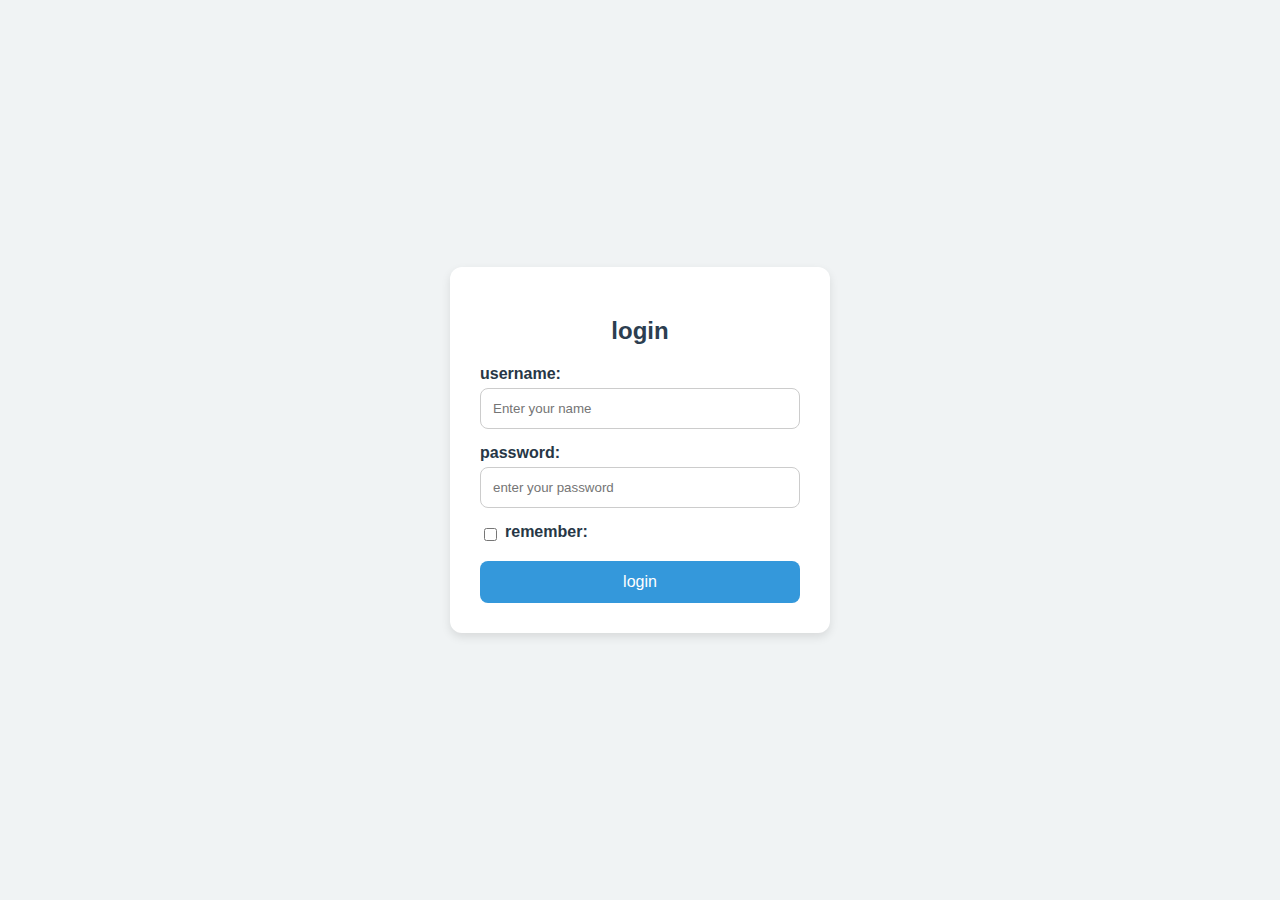
<file: 00_Dom/index.html>
<!DOCTYPE html>
<html lang = "en">
<head>
    <meta charset ="UTF-8">
    <meta http-equiv="X-UA-compatible" content ="IE = Edge ">
     <meta name="viewport" content="width" device-width,
    initial-scale="1.0">
    <title>DOM | Login Form </title>
    <link rel="stylesheet" href="style.css">
 </head>
 <body 
        style="background-color: #f0f3f4 ; color: #273746;"> 
           <div class = "login-container">
            <h2>login</h2>
            <form>
                <label for="username">username:</label>
                <input type="text" id="username" placeholder="Enter your name" required>

                <label for="password">password:</label>
                <input type="password" id="password" placeholder="enter your password" required>

                <div class="remember">
                    <input type="checkbox" id="remember">
                    <label for="remember">remember:</label>
                </div>

                <button type="submit">login</button>


            </form>
           </div>


 </body>
 
</html>


<link rel="stylesheet" href="style2.css">
</file>
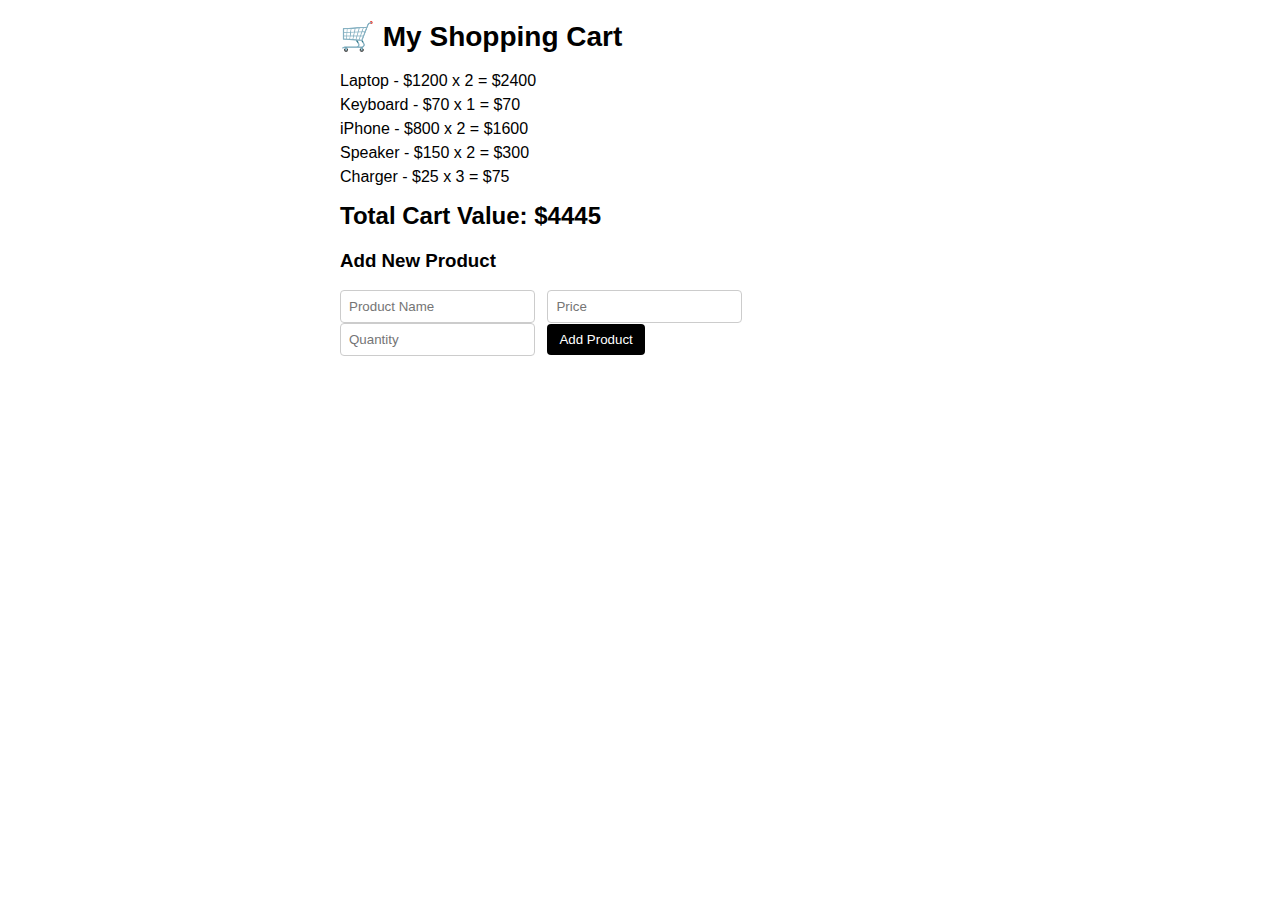
<file: practiceproject.js/index.html>
<body>
    <head>
  <meta charset="UTF-8">
  <title>Shopping Cart</title>
 <link rel="stylesheet" href="style.css">
</head>

  <h1>🛒 My Shopping Cart</h1>

  <div id="cart-items"></div>
  <h2 id="total-value"></h2>

  <h3>Add New Product</h3>
  <input type="text" id="name" placeholder="Product Name">
  <input type="number" id="price" placeholder="Price">
  <input type="number" id="quantity" placeholder="Quantity">
  <button onclick="addProduct()">Add Product</button>

  <script>
    const products = [
      { name: "Laptop", price: 1200, quantity: 2 },
      { name: "Keyboard", price: 70, quantity: 1 },
      { name: "iPhone", price: 800, quantity: 2 },
      { name: "Speaker", price: 150, quantity: 2 },
      { name: "Charger", price: 25, quantity: 3 }
    ];

    function displayCart(cart) {
      const cartDiv = document.getElementById("cart-items");
      cartDiv.innerHTML = "";
      cart.forEach(item => {
        const itemTotal = item.price * item.quantity;
        const itemLine = document.createElement("p");
        itemLine.textContent = `${item.name} - $${item.price} x ${item.quantity} = $${itemTotal}`;
        cartDiv.appendChild(itemLine);
      });
    }

    function getTotal(cart) {
      const total = cart.reduce((acc, item) => acc + (item.price * item.quantity), 0);
      document.getElementById("total-value").textContent = "Total Cart Value: $" + total;
    }

    function addProduct() {
      const name = document.getElementById("name").value;
      const price = parseFloat(document.getElementById("price").value);
      const quantity = parseInt(document.getElementById("quantity").value);

      if (name && !isNaN(price) && !isNaN(quantity)) {
        products.push({ name, price, quantity });
        displayCart(products);
        getTotal(products);
        // clear input fields
        document.getElementById("name").value = "";
        document.getElementById("price").value = "";
        document.getElementById("quantity").value = "";
      } else {
        alert("Please enter valid name, price, and quantity.");
      }
    }

    // Initial display
    displayCart(products);
    getTotal(products);
  </script>
</body>
</file>
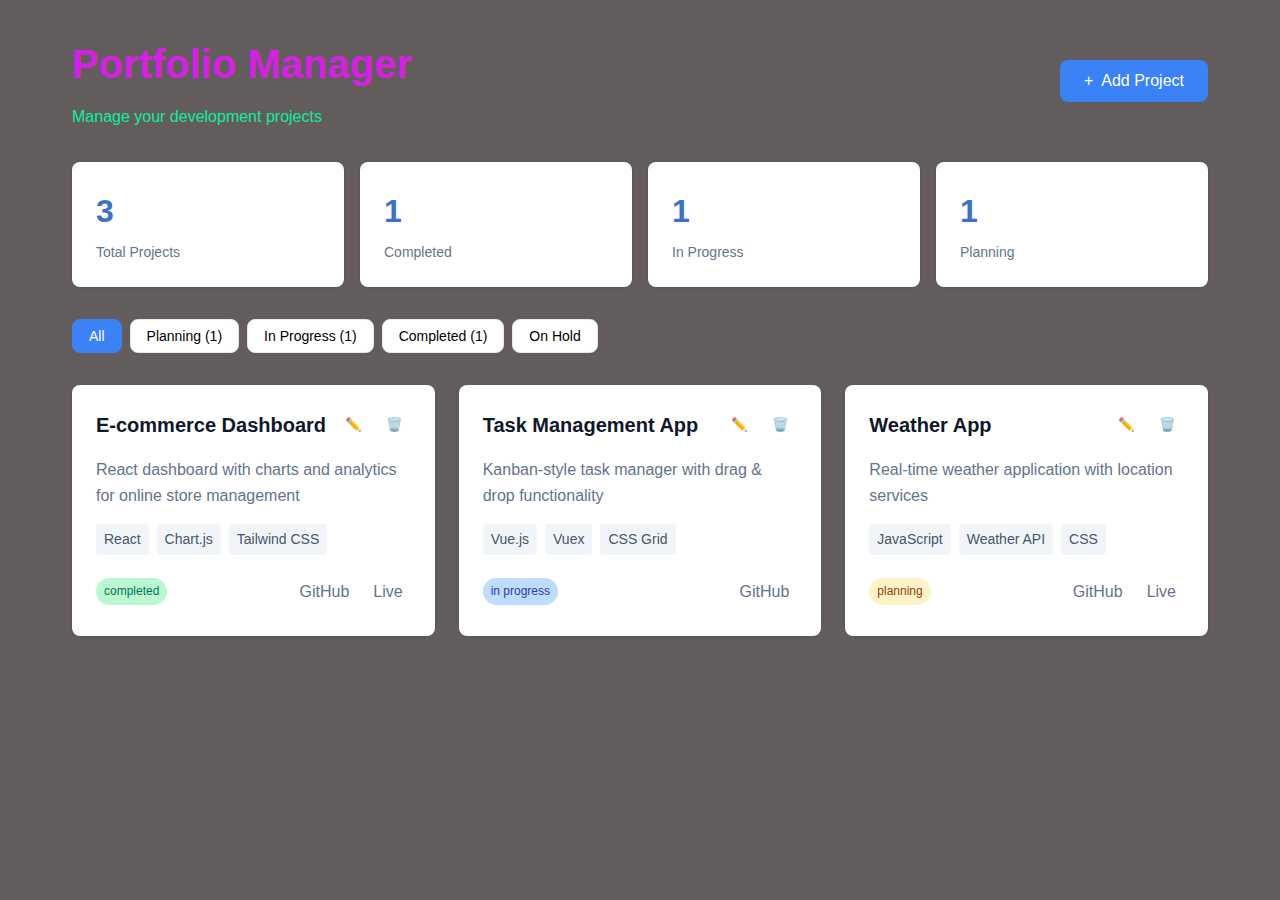
<file: project.js/random.html>
<!DOCTYPE html>
<html lang="en">
<head>
    <meta charset="UTF-8">
    <meta name="viewport" content="width=device-width, initial-scale=1.0">
    <title>Portfolio Manager</title>
    <style>
        * {
            margin: 0;
            padding: 0;
            box-sizing: border-box;
        }

        body {
            font-family: -apple-system, BlinkMacSystemFont, 'Segoe UI', Roboto, sans-serif;
            background-color: #635c5c;
            color: #3e71c3;
            line-height: 1.6;
        }

        .container {
            max-width: 1200px;
            margin: 0 auto;
            padding: 2rem;
        }

        .header {
            display: flex;
            justify-content: space-between;
            align-items: center;
            margin-bottom: 2rem;
        }

        .header h1 {
            font-size: 2.5rem;
            font-weight: 700;
            color: #d521e1;
        }

        .header p {
            color: #0eee9c;
            margin-top: 0.5rem;
        }

        .btn {
            background-color: #3b82f6;
            color: white;
            border: none;
            padding: 0.75rem 1.5rem;
            border-radius: 0.5rem;
            cursor: pointer;
            font-size: 1rem;
            display: flex;
            align-items: center;
            gap: 0.5rem;
            transition: background-color 0.2s;
        }

        .btn:hover {
            background-color: #92aa0c;
        }

        .btn-secondary {
            background-color: #f0e2e9;
            color: #475569;
        }

        .btn-secondary:hover {
            background-color: #e1d3cb;
        }

        .btn-danger {
            background-color: #ef4444;
        }

        .btn-danger:hover {
            background-color: #4126dc;
        }

        .stats-grid {
            display: grid;
            grid-template-columns: repeat(auto-fit, minmax(200px, 1fr));
            gap: 1rem;
            margin-bottom: 2rem;
        }

        .stat-card {
            background: white;
            padding: 1.5rem;
            border-radius: 0.5rem;
            box-shadow: 0 1px 3px rgba(0, 0, 0, 0.1);
        }

        .stat-number {
            font-size: 2rem;
            font-weight: 700;
            margin-bottom: 0.25rem;
        }

        .stat-label {
            color: #64748b;
            font-size: 0.875rem;
        }

        .filters {
            display: flex;
            gap: 0.5rem;
            margin-bottom: 2rem;
            flex-wrap: wrap;
        }

        .filter-btn {
            padding: 0.5rem 1rem;
            border: 1px solid #e2e8f0;
            background: white;
            border-radius: 0.5rem;
            cursor: pointer;
            font-size: 0.875rem;
            transition: all 0.2s;
        }

        .filter-btn.active {
            background-color: #3b82f6;
            color: white;
            border-color: #3b82f6;
        }

        .projects-grid {
            display: grid;
            grid-template-columns: repeat(auto-fill, minmax(350px, 1fr));
            gap: 1.5rem;
        }

        .project-card {
            background: white;
            border-radius: 0.5rem;
            padding: 1.5rem;
            box-shadow: 0 1px 3px rgba(0, 0, 0, 0.1);
            transition: box-shadow 0.2s;
        }

        .project-card:hover {
            box-shadow: 0 4px 6px rgba(0, 0, 0, 0.1);
        }

        .project-header {
            display: flex;
            justify-content: space-between;
            align-items: flex-start;
            margin-bottom: 1rem;
        }

        .project-title {
            font-size: 1.25rem;
            font-weight: 600;
            color: #0f172a;
        }

        .project-actions {
            display: flex;
            gap: 0.5rem;
        }

        .icon-btn {
            background: none;
            border: none;
            padding: 0.5rem;
            border-radius: 0.25rem;
            cursor: pointer;
            color: #64748b;
            transition: all 0.2s;
        }

        .icon-btn:hover {
            background-color: #f1f5f9;
            color: #0f172a;
        }

        .project-description {
            color: #64748b;
            margin-bottom: 1rem;
        }

        .tech-tags {
            display: flex;
            flex-wrap: wrap;
            gap: 0.5rem;
            margin-bottom: 1rem;
        }

        .tech-tag {
            background-color: #f1f5f9;
            color: #475569;
            padding: 0.25rem 0.5rem;
            border-radius: 0.25rem;
            font-size: 0.875rem;
        }

        .project-footer {
            display: flex;
            justify-content: space-between;
            align-items: center;
        }

        .status-badge {
            padding: 0.25rem 0.5rem;
            border-radius: 1rem;
            font-size: 0.75rem;
            font-weight: 500;
        }

        .status-planning {
            background-color: #fef3c7;
            color: #92400e;
        }

        .status-in-progress {
            background-color: #bfdbfe;
            color: #1e40af;
        }

        .status-completed {
            background-color: #bbf7d0;
            color: #047857;
        }

        .status-on-hold {
            background-color: #f3f4f6;
            color: #374151;
        }

        .project-links {
            display: flex;
            gap: 0.5rem;
        }

        .project-links a {
            color: #64748b;
            text-decoration: none;
            padding: 0.5rem;
            border-radius: 0.25rem;
            transition: color 0.2s;
        }

        .project-links a:hover {
            color: #0f172a;
        }

        /* Modal Styles */
        .modal {
            display: none;
            position: fixed;
            top: 0;
            left: 0;
            width: 100%;
            height: 100%;
            background-color: rgba(0, 0, 0, 0.5);
            z-index: 1000;
        }

        .modal.show {
            display: flex;
            align-items: center;
            justify-content: center;
            padding: 1rem;
        }

        .modal-content {
            background: white;
            border-radius: 0.5rem;
            padding: 2rem;
            max-width: 500px;
            width: 100%;
            max-height: 90vh;
            overflow-y: auto;
        }

        .modal-header {
            font-size: 1.25rem;
            font-weight: 600;
            margin-bottom: 1.5rem;
        }

        .form-group {
            margin-bottom: 1rem;
        }

        .form-label {
            display: block;
            font-weight: 500;
            margin-bottom: 0.5rem;
            color: #374151;
        }

        .form-input,
        .form-textarea,
        .form-select {
            width: 100%;
            padding: 0.75rem;
            border: 1px solid #d1d5db;
            border-radius: 0.375rem;
            font-size: 1rem;
            transition: border-color 0.2s;
        }

        .form-input:focus,
        .form-textarea:focus,
        .form-select:focus {
            outline: none;
            border-color: #3b82f6;
            box-shadow: 0 0 0 3px rgba(59, 130, 246, 0.1);
        }

        .form-textarea {
            resize: vertical;
            min-height: 80px;
        }

        .form-actions {
            display: flex;
            gap: 1rem;
            margin-top: 1.5rem;
        }

        .loading-spinner {
            display: none;
            text-align: center;
            padding: 2rem;
        }

        .spinner {
            width: 40px;
            height: 40px;
            border: 4px solid #f3f4f6;
            border-top: 4px solid #3b82f6;
            border-radius: 50%;
            animation: spin 1s linear infinite;
            margin: 0 auto 1rem;
        }

        @keyframes spin {
            0% { transform: rotate(0deg); }
            100% { transform: rotate(360deg); }
        }

        .empty-state {
            text-align: center;
            padding: 3rem;
            color: #64748b;
        }

        .empty-state h3 {
            font-size: 1.25rem;
            margin-bottom: 0.5rem;
        }

        /* Responsive Design */
        @media (max-width: 768px) {
            .container {
                padding: 1rem;
            }

            .header {
                flex-direction: column;
                gap: 1rem;
                text-align: center;
            }

            .header h1 {
                font-size: 2rem;
            }

            .projects-grid {
                grid-template-columns: 1fr;
            }

            .stats-grid {
                grid-template-columns: repeat(2, 1fr);
            }

            .filters {
                justify-content: center;
            }
        }

        @media (max-width: 480px) {
            .stats-grid {
                grid-template-columns: 1fr;
            }

            .modal-content {
                margin: 1rem;
                padding: 1.5rem;
            }
        }
    </style>
</head>
<body>
    <div class="container">
        <!-- Header -->
        <div class="header">
            <div>
                <h1>Portfolio Manager</h1>
                <p>Manage your development projects</p>
            </div>
            <button class="btn" id="addProjectBtn">
                <span>+</span>
                Add Project
            </button>
        </div>

        <!-- Stats -->
        <div class="stats-grid" id="statsGrid">
            <div class="stat-card">
                <div class="stat-number" id="totalProjects">0</div>
                <div class="stat-label">Total Projects</div>
            </div>
            <div class="stat-card">
                <div class="stat-number" id="completedProjects">0</div>
                <div class="stat-label">Completed</div>
            </div>
            <div class="stat-card">
                <div class="stat-number" id="inProgressProjects">0</div>
                <div class="stat-label">In Progress</div>
            </div>
            <div class="stat-card">
                <div class="stat-number" id="planningProjects">0</div>
                <div class="stat-label">Planning</div>
            </div>
        </div>

        <!-- Filters -->
        <div class="filters" id="filtersContainer">
            <button class="filter-btn active" data-filter="all">All</button>
            <button class="filter-btn" data-filter="planning">Planning</button>
            <button class="filter-btn" data-filter="in-progress">In Progress</button>
            <button class="filter-btn" data-filter="completed">Completed</button>
            <button class="filter-btn" data-filter="on-hold">On Hold</button>
        </div>

        <!-- Loading Spinner -->
        <div class="loading-spinner" id="loadingSpinner">
            <div class="spinner"></div>
            <p>Loading projects...</p>
        </div>

        <!-- Projects Grid -->
        <div class="projects-grid" id="projectsGrid"></div>

        <!-- Empty State -->
        <div class="empty-state" id="emptyState" style="display: none;">
            <h3>No projects found</h3>
            <p>Add your first project to get started</p>
        </div>
    </div>

    <!-- Modal -->
    <div class="modal" id="projectModal">
        <div class="modal-content">
            <div class="modal-header" id="modalTitle">Add New Project</div>
            
            <div class="form-group">
                <label class="form-label">Title</label>
                <input type="text" class="form-input" id="projectTitle" required>
            </div>
            
            <div class="form-group">
                <label class="form-label">Description</label>
                <textarea class="form-textarea" id="projectDescription" required></textarea>
            </div>
            
            <div class="form-group">
                <label class="form-label">Technologies (comma separated)</label>
                <input type="text" class="form-input" id="projectTechnologies" placeholder="React, Node.js, MongoDB">
            </div>
            
            <div class="form-group">
                <label class="form-label">GitHub URL</label>
                <input type="url" class="form-input" id="projectGithub">
            </div>
            
            <div class="form-group">
                <label class="form-label">Live URL</label>
                <input type="url" class="form-input" id="projectLive">
            </div>
            
            <div class="form-group">
                <label class="form-label">Status</label>
                <select class="form-select" id="projectStatus">
                    <option value="planning">Planning</option>
                    <option value="in-progress">In Progress</option>
                    <option value="completed">Completed</option>
                    <option value="on-hold">On Hold</option>
                </select>
            </div>
            
            <div class="form-actions">
                <button class="btn" id="saveProjectBtn">Save Project</button>
                <button class="btn btn-secondary" id="cancelBtn">Cancel</button>
            </div>
        </div>
    </div>

    <script>
        // Mock API - Simulates backend API calls
        class MockAPI {
            constructor() {
                this.projects = [
                    {
                        id: 1,
                        title: "E-commerce Dashboard",
                        description: "React dashboard with charts and analytics for online store management",
                        technologies: ["React", "Chart.js", "Tailwind CSS"],
                        githubUrl: "https://github.com/barshakoirala",
                        liveUrl: "https://dashboard-demo.com",
                        status: "completed"
                    },
                    {
                        id: 2,
                        title: "Task Management App",
                        description: "Kanban-style task manager with drag & drop functionality",
                        technologies: ["Vue.js", "Vuex", "CSS Grid"],
                        githubUrl: "https://github.com/user/task-manager",
                        liveUrl: "",
                        status: "in-progress"
                    },
                    {
                        id: 3,
                        title: "Weather App",
                        description: "Real-time weather application with location services",
                        technologies: ["JavaScript", "Weather API", "CSS"],
                        githubUrl: "https://github.com/user/weather-app",
                        liveUrl: "https://weather-demo.com",
                        status: "planning"
                    }
                ];
                this.nextId = 4;
            }

            // Simulate async API calls
            async getProjects() {
                return new Promise(resolve => {
                    setTimeout(() => resolve([...this.projects]), 500);
                });
            }

            async createProject(project) {
                return new Promise(resolve => {
                    setTimeout(() => {
                        const newProject = { ...project, id: this.nextId++ };
                        this.projects.push(newProject);
                        resolve(newProject);
                    }, 300);
                });
            }

            async updateProject(id, updates) {
                return new Promise(resolve => {
                    setTimeout(() => {
                        const index = this.projects.findIndex(p => p.id === id);
                        if (index !== -1) {
                            this.projects[index] = { ...this.projects[index], ...updates };
                            resolve(this.projects[index]);
                        }
                    }, 300);
                });
            }

            async deleteProject(id) {
                return new Promise(resolve => {
                    setTimeout(() => {
                        this.projects = this.projects.filter(p => p.id !== id);
                        resolve(true);
                    }, 300);
                });
            }
        }

        // Main Application Class
        class PortfolioManager {
            constructor() {
                this.api = new MockAPI();
                this.projects = [];
                this.currentFilter = 'all';
                this.editingProject = null;
                
                this.initializeElements();
                this.attachEventListeners();
                this.loadProjects();
            }

            initializeElements() {
                // Get DOM elements
                this.elements = {
                    addProjectBtn: document.getElementById('addProjectBtn'),
                    projectsGrid: document.getElementById('projectsGrid'),
                    filtersContainer: document.getElementById('filtersContainer'),
                    loadingSpinner: document.getElementById('loadingSpinner'),
                    emptyState: document.getElementById('emptyState'),
                    modal: document.getElementById('projectModal'),
                    modalTitle: document.getElementById('modalTitle'),
                    saveBtn: document.getElementById('saveProjectBtn'),
                    cancelBtn: document.getElementById('cancelBtn'),
                    // Stats
                    totalProjects: document.getElementById('totalProjects'),
                    completedProjects: document.getElementById('completedProjects'),
                    inProgressProjects: document.getElementById('inProgressProjects'),
                    planningProjects: document.getElementById('planningProjects'),
                    // Form inputs
                    projectTitle: document.getElementById('projectTitle'),
                    projectDescription: document.getElementById('projectDescription'),
                    projectTechnologies: document.getElementById('projectTechnologies'),
                    projectGithub: document.getElementById('projectGithub'),
                    projectLive: document.getElementById('projectLive'),
                    projectStatus: document.getElementById('projectStatus')
                };
            }

            attachEventListeners() {
                // Add project button
                this.elements.addProjectBtn.addEventListener('click', () => this.openModal());
                
                // Modal buttons
                this.elements.saveBtn.addEventListener('click', () => this.saveProject());
                this.elements.cancelBtn.addEventListener('click', () => this.closeModal());
                
                // Close modal on backdrop click
                this.elements.modal.addEventListener('click', (e) => {
                    if (e.target === this.elements.modal) {
                        this.closeModal();
                    }
                });
                
                // Filter buttons
                this.elements.filtersContainer.addEventListener('click', (e) => {
                    if (e.target.classList.contains('filter-btn')) {
                        this.setFilter(e.target.dataset.filter);
                    }
                });
            }

            async loadProjects() {
                this.showLoading(true);
                try {
                    this.projects = await this.api.getProjects();
                    this.renderProjects();
                    this.updateStats();
                } catch (error) {
                    console.error('Error loading projects:', error);
                } finally {
                    this.showLoading(false);
                }
            }

            showLoading(show) {
                this.elements.loadingSpinner.style.display = show ? 'block' : 'none';
                this.elements.projectsGrid.style.display = show ? 'none' : 'grid';
                this.elements.emptyState.style.display = 'none';
            }

            renderProjects() {
                const filteredProjects = this.projects.filter(project => 
                    this.currentFilter === 'all' || project.status === this.currentFilter
                );

                if (filteredProjects.length === 0) {
                    this.elements.projectsGrid.style.display = 'none';
                    this.elements.emptyState.style.display = 'block';
                    return;
                }

                this.elements.emptyState.style.display = 'none';
                this.elements.projectsGrid.style.display = 'grid';
                this.elements.projectsGrid.innerHTML = filteredProjects.map(project => 
                    this.createProjectCard(project)
                ).join('');

                // Attach event listeners to project cards
                this.attachProjectEventListeners();
            }

            createProjectCard(project) {
                const techTags = project.technologies.map(tech => 
                    `<span class="tech-tag">${tech}</span>`
                ).join('');

                const githubLink = project.githubUrl ? 
                    `<a href="${project.githubUrl}" target="_blank" rel="noopener">GitHub</a>` : '';
                const liveLink = project.liveUrl ? 
                    `<a href="${project.liveUrl}" target="_blank" rel="noopener">Live</a>` : '';

                return `
                    <div class="project-card">
                        <div class="project-header">
                            <h3 class="project-title">${project.title}</h3>
                            <div class="project-actions">
                                <button class="icon-btn edit-btn" data-id="${project.id}">✏️</button>
                                <button class="icon-btn delete-btn" data-id="${project.id}">🗑️</button>
                            </div>
                        </div>
                        
                        <p class="project-description">${project.description}</p>
                        
                        <div class="tech-tags">${techTags}</div>
                        
                        <div class="project-footer">
                            <span class="status-badge status-${project.status}">
                                ${project.status.replace('-', ' ')}
                            </span>
                            <div class="project-links">
                                ${githubLink}
                                ${liveLink}
                            </div>
                        </div>
                    </div>
                `;
            }

            attachProjectEventListeners() {
                // Edit buttons
                document.querySelectorAll('.edit-btn').forEach(btn => {
                    btn.addEventListener('click', (e) => {
                        const id = parseInt(e.target.dataset.id);
                        this.editProject(id);
                    });
                });

                // Delete buttons
                document.querySelectorAll('.delete-btn').forEach(btn => {
                    btn.addEventListener('click', (e) => {
                        const id = parseInt(e.target.dataset.id);
                        this.deleteProject(id);
                    });
                });
            }

            updateStats() {
                const stats = this.projects.reduce((acc, project) => {
                    acc[project.status] = (acc[project.status] || 0) + 1;
                    return acc;
                }, {});

                this.elements.totalProjects.textContent = this.projects.length;
                this.elements.completedProjects.textContent = stats.completed || 0;
                this.elements.inProgressProjects.textContent = stats['in-progress'] || 0;
                this.elements.planningProjects.textContent = stats.planning || 0;

                // Update filter buttons with counts
                document.querySelectorAll('.filter-btn').forEach(btn => {
                    const filter = btn.dataset.filter;
                    if (filter !== 'all') {
                        const count = stats[filter] || 0;
                        const text = btn.textContent.split('(')[0].trim();
                        btn.textContent = count > 0 ? `${text} (${count})` : text;
                    }
                });
            }

            setFilter(filter) {
                this.currentFilter = filter;
                
                // Update active filter button
                document.querySelectorAll('.filter-btn').forEach(btn => {
                    btn.classList.toggle('active', btn.dataset.filter === filter);
                });
                
                this.renderProjects();
            }

            openModal(project = null) {
                this.editingProject = project;
                this.elements.modalTitle.textContent = project ? 'Edit Project' : 'Add New Project';
                
                if (project) {
                    this.elements.projectTitle.value = project.title;
                    this.elements.projectDescription.value = project.description;
                    this.elements.projectTechnologies.value = project.technologies.join(', ');
                    this.elements.projectGithub.value = project.githubUrl || '';
                    this.elements.projectLive.value = project.liveUrl || '';
                    this.elements.projectStatus.value = project.status;
                } else {
                    this.clearForm();
                }
                
                this.elements.modal.classList.add('show');
            }

            closeModal() {
                this.elements.modal.classList.remove('show');
                this.editingProject = null;
                this.clearForm();
            }

            clearForm() {
                this.elements.projectTitle.value = '';
                this.elements.projectDescription.value = '';
                this.elements.projectTechnologies.value = '';
                this.elements.projectGithub.value = '';
                this.elements.projectLive.value = '';
                this.elements.projectStatus.value = 'in-progress';
            }

            async saveProject() {
                const formData = {
                    title: this.elements.projectTitle.value.trim(),
                    description: this.elements.projectDescription.value.trim(),
                    technologies: this.elements.projectTechnologies.value
                        .split(',')
                        .map(t => t.trim())
                        .filter(t => t),
                    githubUrl: this.elements.projectGithub.value.trim(),
                    liveUrl: this.elements.projectLive.value.trim(),
                    status: this.elements.projectStatus.value
                };

                // Validation
                if (!formData.title || !formData.description) {
                    alert('Please fill in all required fields');
                    return;
                }

                // Disable save button
                this.elements.saveBtn.disabled = true;
                this.elements.saveBtn.textContent = 'Saving...';

                try {
                    if (this.editingProject) {
                        await this.api.updateProject(this.editingProject.id, formData);
                    } else {
                        await this.api.createProject(formData);
                    }
                    
                    this.closeModal();
                    await this.loadProjects();
                } catch (error) {
                    console.error('Error saving project:', error);
                    alert('Error saving project. Please try again.');
                } finally {
                    this.elements.saveBtn.disabled = false;
                    this.elements.saveBtn.textContent = 'Save Project';
                }
            }

            editProject(id) {
                const project = this.projects.find(p => p.id === id);
                if (project) {
                    this.openModal(project);
                }
            }

            async deleteProject(id) {
                if (confirm('Are you sure you want to delete this project?')) {
                    try {
                        await this.api.deleteProject(id);
                        await this.loadProjects();
                    } catch (error) {
                        console.error('Error deleting project:', error);
                        alert('Error deleting project. Please try again.');
                    }
                }
            }
        }

        // Initialize the application when DOM is loaded
        document.addEventListener('DOMContentLoaded', () => {
            new PortfolioManager();
        });
    </script>
</body>
</html>
</file>
<file: 00_Dom/style.css>
body {
    font-family: Arial, Helvetica, sans-serif;
    background-color: beige;
    display: flex;
    height: auto;
    justify-content: center;
    align-items: center;
}

login-container {
    background-color: black;
    padding: auto;
    border-radius: 0vmax;
    box-shadow: inset;
    width: 300px;
}


h2 {
    text-align: center;
    margin-bottom: auto;
}

form {
    display: flex;
    flex-direction: column;
}

label {
    margin-bottom: 5px;
    font-weight: bold;
}

input[type="text"],
input[type="password"] {
    padding: 10px;
    margin-bottom: 15px;
    border: 1px solid #ccc;
    border-radius: 8px;
}

.remember {
    display: flex;
    align-items: center;
    margin-bottom: 15px;
}

button {
    background-color: #4CAF50;
    color: white;
    border: none;
    padding: 12px;
    border-radius: 8px;
    cursor: pointer;
    font-size: 16px;
}

button:hover {
    background-color: #45a049;
}
</file>
<file: 00_Dom/style2.css>
/* Base styling */
body {
    background-color: #f0f3f4;
    color: #273746;
    font-family: Arial, sans-serif;
    display: flex;
    justify-content: center;
    align-items: center;
    height: 100vh;
    margin: 0;
}

/* Login form container */
.login-container {
    background-color: white;
    padding: 30px;
    border-radius: 12px;
    box-shadow: 0 4px 10px rgba(0, 0, 0, 0.1);
    width: 320px;
}

/* Heading */
.login-container h2 {
    text-align: center;
    margin-bottom: 20px;
    color: #2c3e50;
}

/* Form inputs */
input[type="text"],
input[type="password"] {
    width: 100%;
    padding: 12px;
    margin-bottom: 15px;
    border: 1px solid #ccc;
    border-radius: 8px;
    box-sizing: border-box;
}

/* Checkbox section */
.remember {
    display: flex;
    align-items: center;
    margin-bottom: 15px;
}

.remember input[type="checkbox"] {
    margin-right: 8px;
}

/* Button styling */
button {
    width: 100%;
    padding: 12px;
    background-color: #3498db;
    color: white;
    border: none;
    border-radius: 8px;
    font-size: 16px;
    cursor: pointer;
    transition: background-color 0.3s ease;
}

button:hover {
    background-color: #2980b9;
}
</file>
<file: practiceproject.js/style.css>
body {
    font-family: sans-serif;
    padding: 20px;
    max-width: 600px;
    margin: auto;
  }

  h1 {
    font-size: 28px;
    display: flex;
    align-items: center;
    gap: 10px;
  }

  input {
    padding: 8px;
    margin-right: 8px;
    border-radius: 4px;
    border: 1px solid #ccc;
  }

  button {
    padding: 8px 12px;
    border: none;
    border-radius: 4px;
    background-color: black;
    color: white;
    cursor: pointer;
  }

  button:hover {
    background-color: #333;
  }

  #cart-items p {
    margin: 6px 0;
  }

  #total-value {
    margin-top: 16px;
    font-weight: bold;
  }
</file>
